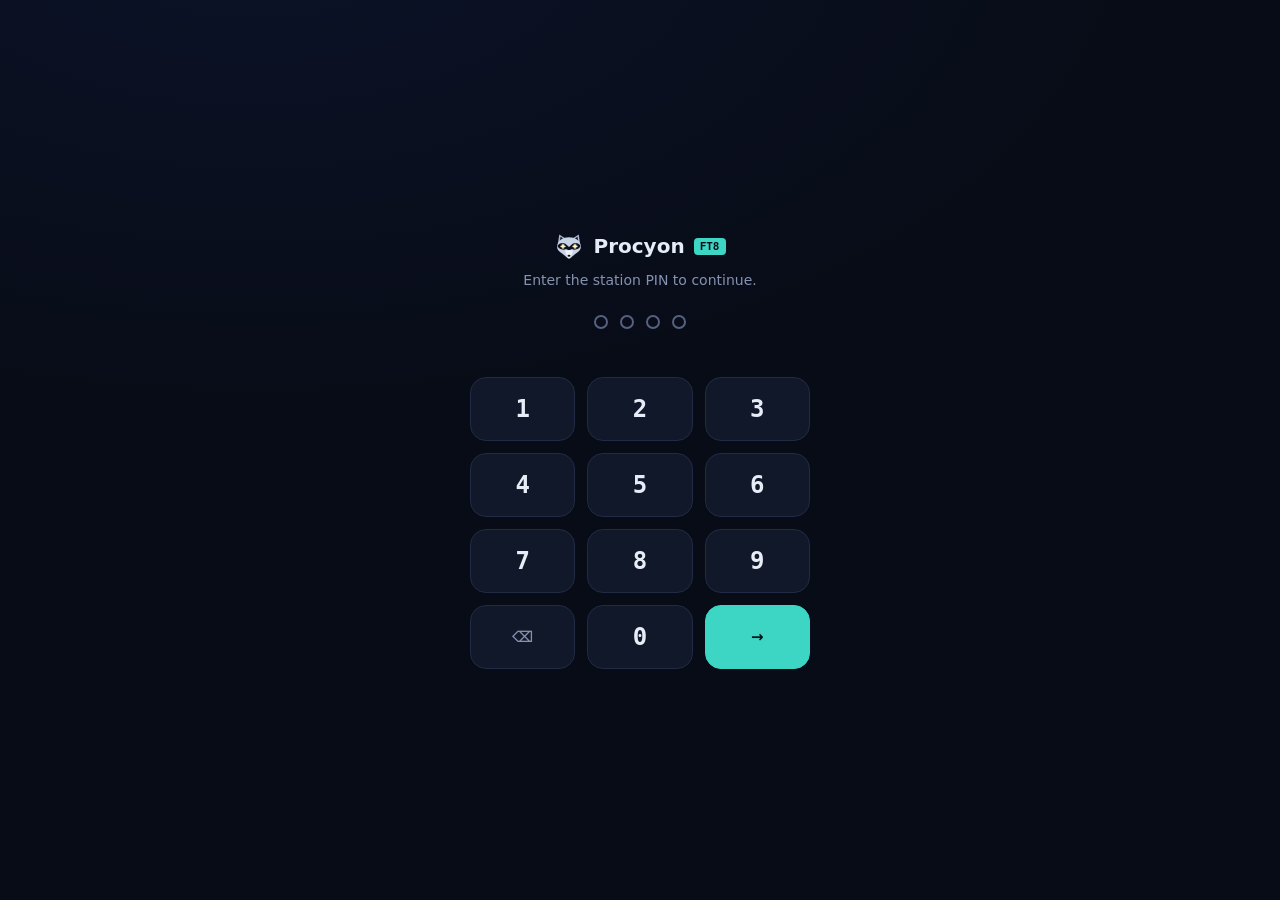
<file: procyon/web/login.html>
<!doctype html>
<html lang="en">
<head>
<meta charset="utf-8">
<meta name="viewport" content="width=device-width, initial-scale=1, maximum-scale=1">
<title>Procyon · Sign in</title>
<link rel="icon" href="data:image/svg+xml,%3Csvg xmlns=%22http://www.w3.org/2000/svg%22 viewBox=%220 0 32 32%22%3E    %3Cdefs%3E    %3CradialGradient id=%22glow%22 cx=%2250%25%22 cy=%2250%25%22 r=%2250%25%22%3E      %3Cstop offset=%220%22 stop-color=%22%23fff6d6%22 stop-opacity=%22.9%22/%3E      %3Cstop offset=%221%22 stop-color=%22%23fff6d6%22 stop-opacity=%220%22/%3E    %3C/radialGradient%3E  %3C/defs%3E    %3Cpath d=%22M4.2 13.2 5.6 3.6 13 8.4Z%22 fill=%22%23aab6cc%22/%3E  %3Cpath d=%22M27.8 13.2 26.4 3.6 19 8.4Z%22 fill=%22%23aab6cc%22/%3E  %3Cpath d=%22M6.2 10.6 7 6.2 10.6 8.6Z%22 fill=%22%23141b2e%22/%3E  %3Cpath d=%22M25.8 10.6 25 6.2 21.4 8.6Z%22 fill=%22%23141b2e%22/%3E    %3Cpath d=%22M16 6.6c6.6 0 11.7 3.7 12.6 8.9.7 4-2.1 6.6-5.6 8.7l-5.4 4.6a2.4 2.4 0 0 1-3.2 0L9 24.2c-3.5-2.1-6.3-4.7-5.6-8.7C4.3 10.3 9.4 6.6 16 6.6Z%22 fill=%22%23c9d3e6%22/%3E        %3Cpath d=%22M3.6 16.1c2.1-3.7 6.9-4.2 10-1.3L16 17l2.4-2.2c3.1-2.9 7.9-2.4 10 1.3-1.6 3.6-6.2 4.7-9.3 3.1L16 20.7l-3.1-1.5c-3.1 1.6-7.7.5-9.3-3.1Z%22 fill=%22%230b1020%22/%3E    %3Cpath d=%22M11.6 21.2Q16 19.4 20.4 21.2l-2.6 6.5a2.4 2.4 0 0 1-3.6 0Z%22 fill=%22%23eef2f8%22/%3E  %3Cellipse cx=%2216%22 cy=%2226.4%22 rx=%221.6%22 ry=%221.1%22 fill=%22%230b1020%22/%3E    %3Ccircle cx=%229.6%22 cy=%2216.3%22 r=%223.2%22 fill=%22url%28%23glow%29%22/%3E  %3Ccircle cx=%2222.4%22 cy=%2216.3%22 r=%223.2%22 fill=%22url%28%23glow%29%22/%3E  %3Cpath d=%22M9.6 12.9 10.5 15.4 13 16.3 10.5 17.2 9.6 19.7 8.7 17.2 6.2 16.3 8.7 15.4Z%22 fill=%22%23fff4c2%22/%3E  %3Cpath d=%22M22.4 12.9 23.3 15.4 25.8 16.3 23.3 17.2 22.4 19.7 21.5 17.2 19 16.3 21.5 15.4Z%22 fill=%22%23fff4c2%22/%3E%3C/svg%3E">
<style>
  :root { --bg: #080c17; --surface: #111829; --surface2: #172036; --border: #212b45; --text: #e7ecf6;
          --muted: #8592b0; --faint: #56617f; --rx: #3dd6c4; --tx: #ff5b6e; color-scheme: dark; }
  * { box-sizing: border-box; }
  html, body { margin: 0; height: 100%; }
  body {
    background: radial-gradient(900px 500px at 20% -10%, #13204a55, transparent), var(--bg);
    color: var(--text); font: 15px/1.4 Inter, system-ui, -apple-system, "Segoe UI", Roboto, sans-serif;
    display: grid; place-items: center; padding: 16px; -webkit-font-smoothing: antialiased;
    user-select: none; -webkit-user-select: none;
  }
  .card { width: min(340px, 100%); text-align: center; }
  .brand { display: flex; align-items: center; justify-content: center; gap: 9px; font-weight: 700; font-size: 20px; }
  .brand svg { width: 30px; height: 30px; }
  .brand small { font: 600 11px ui-monospace, monospace; color: var(--bg); background: var(--rx); padding: 2px 6px; border-radius: 4px; }
  p { color: var(--muted); margin: 10px 0 24px; font-size: 14px; }
  .dots { display: flex; justify-content: center; gap: 12px; height: 18px; margin-bottom: 10px; }
  .dots span { width: 14px; height: 14px; border-radius: 50%; border: 2px solid var(--faint); transition: .15s; }
  .dots span.on { background: var(--rx); border-color: var(--rx); }
  .dots.bad span { border-color: var(--tx); background: none; animation: shake .35s; }
  @keyframes shake { 25% { transform: translateX(-5px); } 75% { transform: translateX(5px); } }
  .msg { min-height: 20px; font-size: 13px; color: var(--tx); margin-bottom: 14px; }
  .pad { display: grid; grid-template-columns: repeat(3, 1fr); gap: 12px; }
  .pad button {
    height: 64px; border-radius: 16px; border: 1px solid var(--border); background: var(--surface);
    color: var(--text); font: 600 24px ui-monospace, "SF Mono", monospace; cursor: pointer;
    touch-action: manipulation; transition: background .1s;
  }
  .pad button:active { background: var(--surface2); }
  .pad button.fn { font: 600 15px Inter, system-ui, sans-serif; color: var(--muted); }
  .pad button.go { background: var(--rx); border-color: var(--rx); color: #04121a; }
  .pad button:disabled { opacity: .4; cursor: default; }
</style>
</head>
<body>
<main class="card">
  <div class="brand">
    <svg xmlns="http://www.w3.org/2000/svg" viewBox="0 0 32 32" aria-hidden="true"><defs><radialGradient id="glow" cx="50%" cy="50%" r="50%"><stop offset="0" stop-color="#fff6d6" stop-opacity=".9"/><stop offset="1" stop-color="#fff6d6" stop-opacity="0"/></radialGradient></defs><path d="M4.2 13.2 5.6 3.6 13 8.4Z" fill="#aab6cc"/><path d="M27.8 13.2 26.4 3.6 19 8.4Z" fill="#aab6cc"/><path d="M6.2 10.6 7 6.2 10.6 8.6Z" fill="#141b2e"/><path d="M25.8 10.6 25 6.2 21.4 8.6Z" fill="#141b2e"/><path d="M16 6.6c6.6 0 11.7 3.7 12.6 8.9.7 4-2.1 6.6-5.6 8.7l-5.4 4.6a2.4 2.4 0 0 1-3.2 0L9 24.2c-3.5-2.1-6.3-4.7-5.6-8.7C4.3 10.3 9.4 6.6 16 6.6Z" fill="#c9d3e6"/><path d="M3.6 16.1c2.1-3.7 6.9-4.2 10-1.3L16 17l2.4-2.2c3.1-2.9 7.9-2.4 10 1.3-1.6 3.6-6.2 4.7-9.3 3.1L16 20.7l-3.1-1.5c-3.1 1.6-7.7.5-9.3-3.1Z" fill="#0b1020"/><path d="M11.6 21.2Q16 19.4 20.4 21.2l-2.6 6.5a2.4 2.4 0 0 1-3.6 0Z" fill="#eef2f8"/><ellipse cx="16" cy="26.4" rx="1.6" ry="1.1" fill="#0b1020"/><circle cx="9.6" cy="16.3" r="3.2" fill="url(#glow)"/><circle cx="22.4" cy="16.3" r="3.2" fill="url(#glow)"/><path d="M9.6 12.9 10.5 15.4 13 16.3 10.5 17.2 9.6 19.7 8.7 17.2 6.2 16.3 8.7 15.4Z" fill="#fff4c2"/><path d="M22.4 12.9 23.3 15.4 25.8 16.3 23.3 17.2 22.4 19.7 21.5 17.2 19 16.3 21.5 15.4Z" fill="#fff4c2"/></svg>
    Procyon <small>FT8</small>
  </div>
  <p>Enter the station PIN to continue.</p>
  <div class="dots" id="dots" aria-live="polite"></div>
  <div class="msg" id="msg" role="alert"></div>
  <div class="pad" id="pad">
    <button>1</button><button>2</button><button>3</button>
    <button>4</button><button>5</button><button>6</button>
    <button>7</button><button>8</button><button>9</button>
    <button class="fn" data-k="del" aria-label="Delete">⌫</button><button>0</button>
    <button class="fn go" data-k="go" aria-label="Sign in">→</button>
  </div>
</main>
<script>
  "use strict";
  let pin = "", lockTimer = null;
  const dots = document.getElementById("dots"), msg = document.getElementById("msg");

  function draw() {
    const n = Math.max(4, pin.length);
    dots.innerHTML = Array.from({ length: n }, (_, i) => `<span class="${i < pin.length ? "on" : ""}"></span>`).join("");
  }
  function press(k) {
    if (lockTimer) return;
    if (k === "del") pin = pin.slice(0, -1);
    else if (k === "go") return submit();
    else if (pin.length < 8) pin += k;
    msg.textContent = "";
    dots.classList.remove("bad");
    draw();
  }
  function lock(sec) {
    const btns = document.querySelectorAll("#pad button");
    btns.forEach((b) => { b.disabled = true; });
    const tick = () => {
      if (sec <= 0) {
        clearInterval(lockTimer); lockTimer = null;
        btns.forEach((b) => { b.disabled = false; });
        msg.textContent = "";
        return;
      }
      msg.textContent = `Too many wrong PINs. Try again in ${sec--} s.`;
    };
    tick();
    lockTimer = setInterval(tick, 1000);
  }
  async function submit() {
    if (pin.length < 4) { msg.textContent = "The PIN is at least 4 digits."; return; }
    let r;
    try {
      r = await fetch("/login", { method: "POST", headers: { "Content-Type": "application/json" },
                                  body: JSON.stringify({ pin }) });
    } catch { msg.textContent = "Can't reach Procyon. Is it still running?"; return; }
    if (r.status === 403) { msg.textContent = "Remote access is switched off on the station computer."; return; }
    const res = await r.json().catch(() => ({}));
    if (res.ok) { location.replace("/"); return; }
    pin = ""; draw();
    dots.classList.add("bad");
    if (res.wait) lock(res.wait);
    else msg.textContent = res.left ? `Wrong PIN. ${res.left} ${res.left === 1 ? "try" : "tries"} left before a short lockout.` : "Wrong PIN.";
  }

  document.getElementById("pad").addEventListener("click", (e) => {
    const b = e.target.closest("button");
    if (b) press(b.dataset.k || b.textContent);
  });
  document.addEventListener("keydown", (e) => {
    if (/^\d$/.test(e.key)) press(e.key);
    else if (e.key === "Backspace") press("del");
    else if (e.key === "Enter") press("go");
  });
  draw();
</script>
</body>
</html>
</file>
